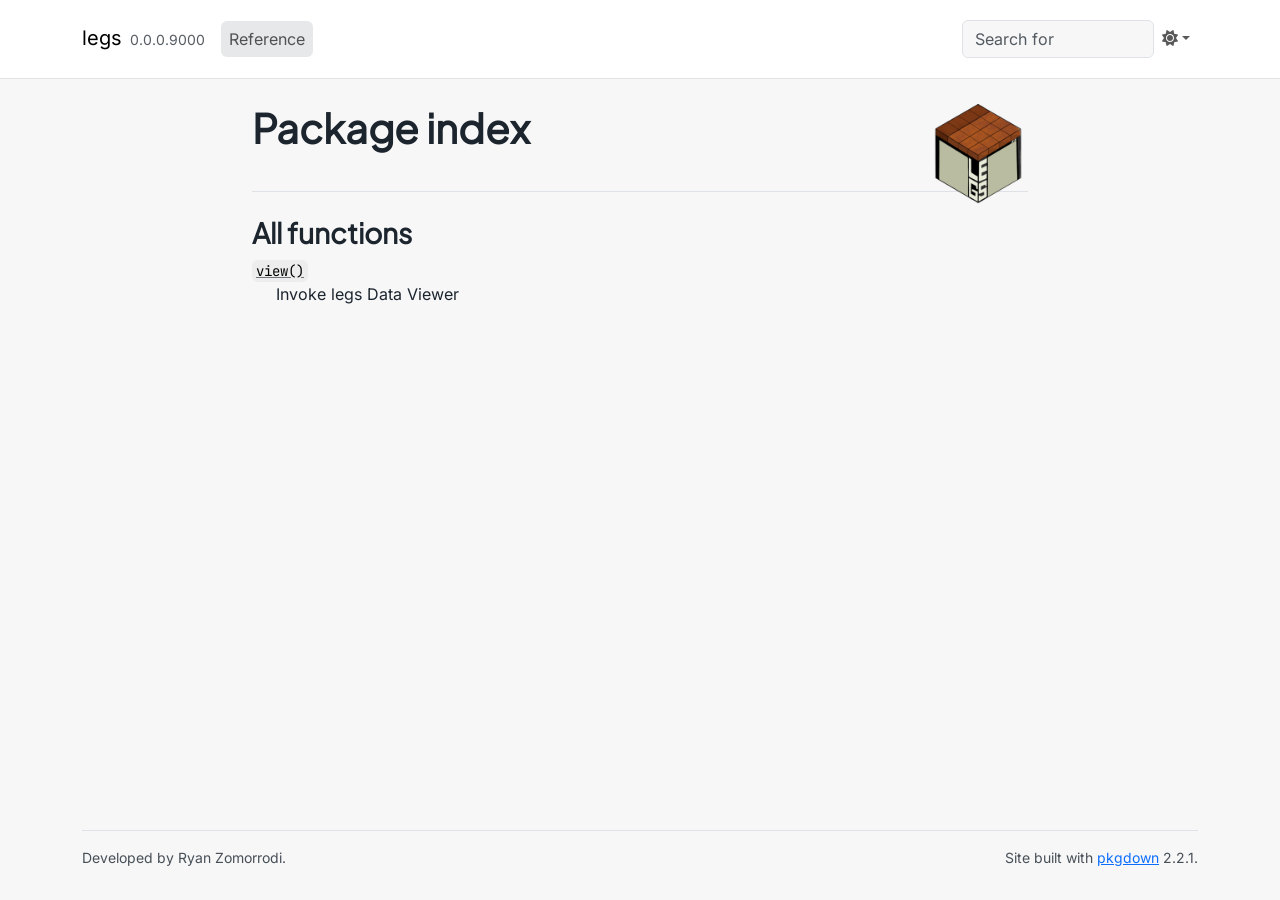
<file: reference/index.html>
<!DOCTYPE html>
<!-- Generated by pkgdown: do not edit by hand --><html lang="en"><head><meta http-equiv="Content-Type" content="text/html; charset=UTF-8"><meta charset="utf-8"><meta http-equiv="X-UA-Compatible" content="IE=edge"><meta name="viewport" content="width=device-width, initial-scale=1, shrink-to-fit=no"><title>Package index • legs</title><!-- favicons --><link rel="icon" type="image/png" sizes="96x96" href="../favicon-96x96.png"><link rel="icon" type="”image/svg+xml”" href="../favicon.svg"><link rel="apple-touch-icon" sizes="180x180" href="../apple-touch-icon.png"><link rel="icon" sizes="any" href="../favicon.ico"><link rel="manifest" href="../site.webmanifest"><script src="../lightswitch.js"></script><script src="../deps/jquery-3.6.0/jquery-3.6.0.min.js"></script><meta name="viewport" content="width=device-width, initial-scale=1, shrink-to-fit=no"><link href="../deps/bootstrap-5.3.8/bootstrap.min.css" rel="stylesheet"><script src="../deps/bootstrap-5.3.8/bootstrap.bundle.min.js"></script><link href="../deps/Inter-0.4.10/font.css" rel="stylesheet"><link href="../deps/JetBrains_Mono-0.4.10/font.css" rel="stylesheet"><link href="../deps/Plus_Jakarta_Sans-0.4.10/font.css" rel="stylesheet"><link href="../deps/font-awesome-6.5.2/css/all.min.css" rel="stylesheet"><link href="../deps/font-awesome-6.5.2/css/v4-shims.min.css" rel="stylesheet"><script src="../deps/headroom-0.11.0/headroom.min.js"></script><script src="../deps/headroom-0.11.0/jQuery.headroom.min.js"></script><script src="../deps/bootstrap-toc-1.0.1/bootstrap-toc.min.js"></script><script src="../deps/clipboard.js-2.0.11/clipboard.min.js"></script><script src="../deps/search-1.0.0/autocomplete.jquery.min.js"></script><script src="../deps/search-1.0.0/fuse.min.js"></script><script src="../deps/search-1.0.0/mark.min.js"></script><!-- pkgdown --><script src="../pkgdown.js"></script><meta property="og:title" content="Package index"><meta property="og:image" content="https://ryanzomorrodi.github.io/legs/logo.png"></head><body>
    <a href="#main" class="visually-hidden-focusable">Skip to contents</a>


    <nav class="navbar navbar-expand-lg fixed-top " aria-label="Site navigation"><div class="container">

    <a class="navbar-brand me-2" href="../index.html">legs</a>

    <small class="nav-text text-muted me-auto" data-bs-toggle="tooltip" data-bs-placement="bottom" title="">0.0.0.9000</small>


    <button class="navbar-toggler" type="button" data-bs-toggle="collapse" data-bs-target="#navbar" aria-controls="navbar" aria-expanded="false" aria-label="Toggle navigation">
      <span class="navbar-toggler-icon"></span>
    </button>

    <div id="navbar" class="collapse navbar-collapse ms-3">
      <ul class="navbar-nav me-auto"><li class="active nav-item"><a class="nav-link" href="../reference/index.html">Reference</a></li>
      </ul><ul class="navbar-nav"><li class="nav-item"><form class="form-inline" role="search">
 <input class="form-control" type="search" name="search-input" id="search-input" autocomplete="off" aria-label="Search site" placeholder="Search for" data-search-index="../search.json"></form></li>
<li class="nav-item dropdown">
  <button class="nav-link dropdown-toggle" type="button" id="dropdown-lightswitch" data-bs-toggle="dropdown" aria-expanded="false" aria-haspopup="true" aria-label="Light switch"><span class="fa fa-sun"></span></button>
  <ul class="dropdown-menu dropdown-menu-end" aria-labelledby="dropdown-lightswitch"><li><button class="dropdown-item" data-bs-theme-value="light"><span class="fa fa-sun"></span> Light</button></li>
    <li><button class="dropdown-item" data-bs-theme-value="dark"><span class="fa fa-moon"></span> Dark</button></li>
    <li><button class="dropdown-item" data-bs-theme-value="auto"><span class="fa fa-adjust"></span> Auto</button></li>
  </ul></li>
      </ul></div>


  </div>
</nav><div class="container template-reference-index">
<div class="row">
  <main id="main" class="col-md-9"><div class="page-header">
      <img src="../logo.png" class="logo" alt=""><h1>Package index</h1>
    </div>

    <div class="section level2">
      <h2 id="all-functions">All functions<a class="anchor" aria-label="anchor" href="#all-functions"></a></h2>



      <dl></dl></div><div class="section level2">




      <dl><dt>

          <code><a href="view.html">view()</a></code>

        </dt>
        <dd>Invoke legs Data Viewer</dd>
      </dl></div>
  </main></div>


    <footer><div class="pkgdown-footer-left">
  <p>Developed by Ryan Zomorrodi.</p>
</div>

<div class="pkgdown-footer-right">
  <p>Site built with <a href="https://pkgdown.r-lib.org/" class="external-link">pkgdown</a> 2.2.1.</p>
</div>

    </footer></div>





  </body></html>
</file>
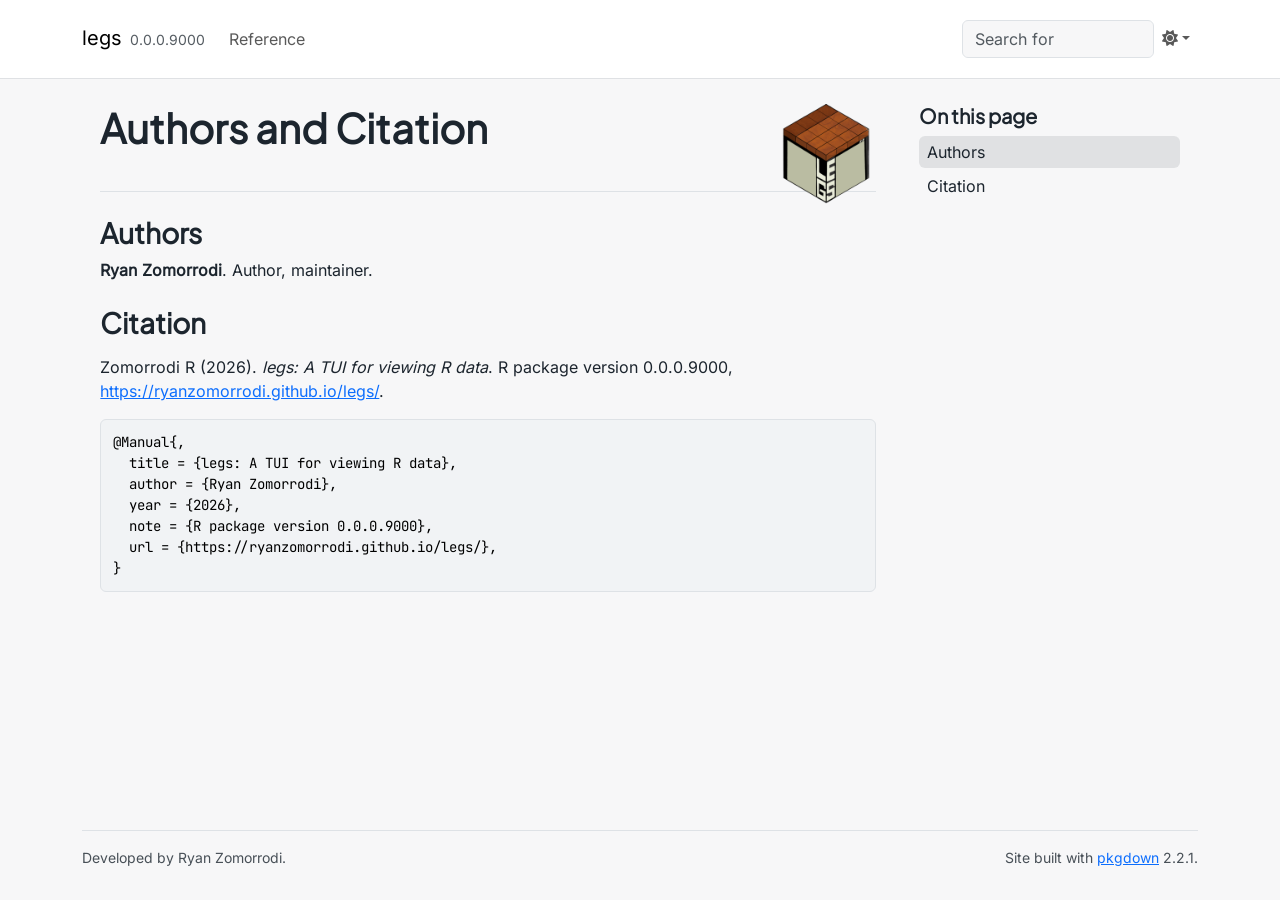
<file: authors.html>
<!DOCTYPE html>
<!-- Generated by pkgdown: do not edit by hand --><html lang="en"><head><meta http-equiv="Content-Type" content="text/html; charset=UTF-8"><meta charset="utf-8"><meta http-equiv="X-UA-Compatible" content="IE=edge"><meta name="viewport" content="width=device-width, initial-scale=1, shrink-to-fit=no"><title>Authors and Citation • legs</title><!-- favicons --><link rel="icon" type="image/png" sizes="96x96" href="favicon-96x96.png"><link rel="icon" type="”image/svg+xml”" href="favicon.svg"><link rel="apple-touch-icon" sizes="180x180" href="apple-touch-icon.png"><link rel="icon" sizes="any" href="favicon.ico"><link rel="manifest" href="site.webmanifest"><script src="lightswitch.js"></script><script src="deps/jquery-3.6.0/jquery-3.6.0.min.js"></script><meta name="viewport" content="width=device-width, initial-scale=1, shrink-to-fit=no"><link href="deps/bootstrap-5.3.8/bootstrap.min.css" rel="stylesheet"><script src="deps/bootstrap-5.3.8/bootstrap.bundle.min.js"></script><link href="deps/Inter-0.4.10/font.css" rel="stylesheet"><link href="deps/JetBrains_Mono-0.4.10/font.css" rel="stylesheet"><link href="deps/Plus_Jakarta_Sans-0.4.10/font.css" rel="stylesheet"><link href="deps/font-awesome-6.5.2/css/all.min.css" rel="stylesheet"><link href="deps/font-awesome-6.5.2/css/v4-shims.min.css" rel="stylesheet"><script src="deps/headroom-0.11.0/headroom.min.js"></script><script src="deps/headroom-0.11.0/jQuery.headroom.min.js"></script><script src="deps/bootstrap-toc-1.0.1/bootstrap-toc.min.js"></script><script src="deps/clipboard.js-2.0.11/clipboard.min.js"></script><script src="deps/search-1.0.0/autocomplete.jquery.min.js"></script><script src="deps/search-1.0.0/fuse.min.js"></script><script src="deps/search-1.0.0/mark.min.js"></script><!-- pkgdown --><script src="pkgdown.js"></script><meta property="og:title" content="Authors and Citation"><meta property="og:image" content="https://ryanzomorrodi.github.io/legs/logo.png"></head><body>
    <a href="#main" class="visually-hidden-focusable">Skip to contents</a>


    <nav class="navbar navbar-expand-lg fixed-top " aria-label="Site navigation"><div class="container">

    <a class="navbar-brand me-2" href="index.html">legs</a>

    <small class="nav-text text-muted me-auto" data-bs-toggle="tooltip" data-bs-placement="bottom" title="">0.0.0.9000</small>


    <button class="navbar-toggler" type="button" data-bs-toggle="collapse" data-bs-target="#navbar" aria-controls="navbar" aria-expanded="false" aria-label="Toggle navigation">
      <span class="navbar-toggler-icon"></span>
    </button>

    <div id="navbar" class="collapse navbar-collapse ms-3">
      <ul class="navbar-nav me-auto"><li class="nav-item"><a class="nav-link" href="reference/index.html">Reference</a></li>
      </ul><ul class="navbar-nav"><li class="nav-item"><form class="form-inline" role="search">
 <input class="form-control" type="search" name="search-input" id="search-input" autocomplete="off" aria-label="Search site" placeholder="Search for" data-search-index="search.json"></form></li>
<li class="nav-item dropdown">
  <button class="nav-link dropdown-toggle" type="button" id="dropdown-lightswitch" data-bs-toggle="dropdown" aria-expanded="false" aria-haspopup="true" aria-label="Light switch"><span class="fa fa-sun"></span></button>
  <ul class="dropdown-menu dropdown-menu-end" aria-labelledby="dropdown-lightswitch"><li><button class="dropdown-item" data-bs-theme-value="light"><span class="fa fa-sun"></span> Light</button></li>
    <li><button class="dropdown-item" data-bs-theme-value="dark"><span class="fa fa-moon"></span> Dark</button></li>
    <li><button class="dropdown-item" data-bs-theme-value="auto"><span class="fa fa-adjust"></span> Auto</button></li>
  </ul></li>
      </ul></div>


  </div>
</nav><div class="container template-citation-authors">
<div class="row">
  <main id="main" class="col-md-9"><div class="page-header">
      <img src="logo.png" class="logo" alt=""><h1>Authors and Citation</h1>
    </div>

    <div class="section level2">
      <h2>Authors</h2>

      <ul class="list-unstyled"><li>
          <p><strong>Ryan Zomorrodi</strong>. Author, maintainer.
          </p>
        </li>
      </ul></div>

    <div class="section level2">
      <h2 id="citation">Citation</h2>
      <p></p>

      <p>Zomorrodi R (2026).
<em>legs: A TUI for viewing R data</em>.
R package version 0.0.0.9000, <a href="https://ryanzomorrodi.github.io/legs/">https://ryanzomorrodi.github.io/legs/</a>.
</p>
      <pre>@Manual{,
  title = {legs: A TUI for viewing R data},
  author = {Ryan Zomorrodi},
  year = {2026},
  note = {R package version 0.0.0.9000},
  url = {https://ryanzomorrodi.github.io/legs/},
}</pre>
    </div>

  </main><aside class="col-md-3"><nav id="toc" aria-label="Table of contents"><h2>On this page</h2>
    </nav></aside></div>


    <footer><div class="pkgdown-footer-left">
  <p>Developed by Ryan Zomorrodi.</p>
</div>

<div class="pkgdown-footer-right">
  <p>Site built with <a href="https://pkgdown.r-lib.org/" class="external-link">pkgdown</a> 2.2.1.</p>
</div>

    </footer></div>





  </body></html>
</file>
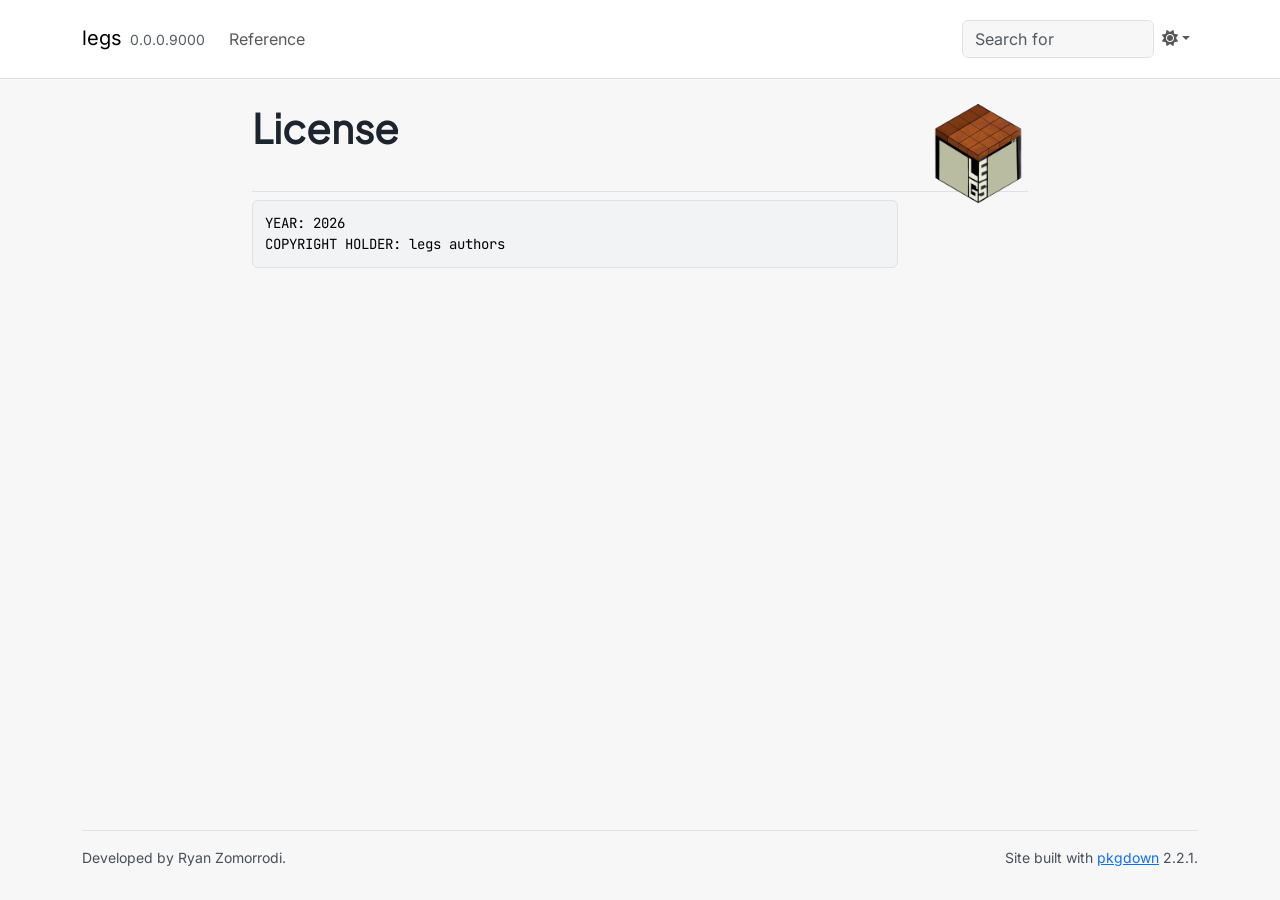
<file: LICENSE-text.html>
<!DOCTYPE html>
<!-- Generated by pkgdown: do not edit by hand --><html lang="en"><head><meta http-equiv="Content-Type" content="text/html; charset=UTF-8"><meta charset="utf-8"><meta http-equiv="X-UA-Compatible" content="IE=edge"><meta name="viewport" content="width=device-width, initial-scale=1, shrink-to-fit=no"><title>License • legs</title><!-- favicons --><link rel="icon" type="image/png" sizes="96x96" href="favicon-96x96.png"><link rel="icon" type="”image/svg+xml”" href="favicon.svg"><link rel="apple-touch-icon" sizes="180x180" href="apple-touch-icon.png"><link rel="icon" sizes="any" href="favicon.ico"><link rel="manifest" href="site.webmanifest"><script src="lightswitch.js"></script><script src="deps/jquery-3.6.0/jquery-3.6.0.min.js"></script><meta name="viewport" content="width=device-width, initial-scale=1, shrink-to-fit=no"><link href="deps/bootstrap-5.3.8/bootstrap.min.css" rel="stylesheet"><script src="deps/bootstrap-5.3.8/bootstrap.bundle.min.js"></script><link href="deps/Inter-0.4.10/font.css" rel="stylesheet"><link href="deps/JetBrains_Mono-0.4.10/font.css" rel="stylesheet"><link href="deps/Plus_Jakarta_Sans-0.4.10/font.css" rel="stylesheet"><link href="deps/font-awesome-6.5.2/css/all.min.css" rel="stylesheet"><link href="deps/font-awesome-6.5.2/css/v4-shims.min.css" rel="stylesheet"><script src="deps/headroom-0.11.0/headroom.min.js"></script><script src="deps/headroom-0.11.0/jQuery.headroom.min.js"></script><script src="deps/bootstrap-toc-1.0.1/bootstrap-toc.min.js"></script><script src="deps/clipboard.js-2.0.11/clipboard.min.js"></script><script src="deps/search-1.0.0/autocomplete.jquery.min.js"></script><script src="deps/search-1.0.0/fuse.min.js"></script><script src="deps/search-1.0.0/mark.min.js"></script><!-- pkgdown --><script src="pkgdown.js"></script><meta property="og:title" content="License"><meta property="og:image" content="https://ryanzomorrodi.github.io/legs/logo.png"></head><body>
    <a href="#main" class="visually-hidden-focusable">Skip to contents</a>


    <nav class="navbar navbar-expand-lg fixed-top " aria-label="Site navigation"><div class="container">

    <a class="navbar-brand me-2" href="index.html">legs</a>

    <small class="nav-text text-muted me-auto" data-bs-toggle="tooltip" data-bs-placement="bottom" title="">0.0.0.9000</small>


    <button class="navbar-toggler" type="button" data-bs-toggle="collapse" data-bs-target="#navbar" aria-controls="navbar" aria-expanded="false" aria-label="Toggle navigation">
      <span class="navbar-toggler-icon"></span>
    </button>

    <div id="navbar" class="collapse navbar-collapse ms-3">
      <ul class="navbar-nav me-auto"><li class="nav-item"><a class="nav-link" href="reference/index.html">Reference</a></li>
      </ul><ul class="navbar-nav"><li class="nav-item"><form class="form-inline" role="search">
 <input class="form-control" type="search" name="search-input" id="search-input" autocomplete="off" aria-label="Search site" placeholder="Search for" data-search-index="search.json"></form></li>
<li class="nav-item dropdown">
  <button class="nav-link dropdown-toggle" type="button" id="dropdown-lightswitch" data-bs-toggle="dropdown" aria-expanded="false" aria-haspopup="true" aria-label="Light switch"><span class="fa fa-sun"></span></button>
  <ul class="dropdown-menu dropdown-menu-end" aria-labelledby="dropdown-lightswitch"><li><button class="dropdown-item" data-bs-theme-value="light"><span class="fa fa-sun"></span> Light</button></li>
    <li><button class="dropdown-item" data-bs-theme-value="dark"><span class="fa fa-moon"></span> Dark</button></li>
    <li><button class="dropdown-item" data-bs-theme-value="auto"><span class="fa fa-adjust"></span> Auto</button></li>
  </ul></li>
      </ul></div>


  </div>
</nav><div class="container template-title-body">
<div class="row">
  <main id="main" class="col-md-9"><div class="page-header">
      <img src="logo.png" class="logo" alt=""><h1>License</h1>

    </div>

<pre>YEAR: 2026
COPYRIGHT HOLDER: legs authors
</pre>

  </main></div>


    <footer><div class="pkgdown-footer-left">
  <p>Developed by Ryan Zomorrodi.</p>
</div>

<div class="pkgdown-footer-right">
  <p>Site built with <a href="https://pkgdown.r-lib.org/" class="external-link">pkgdown</a> 2.2.1.</p>
</div>

    </footer></div>





  </body></html>
</file>
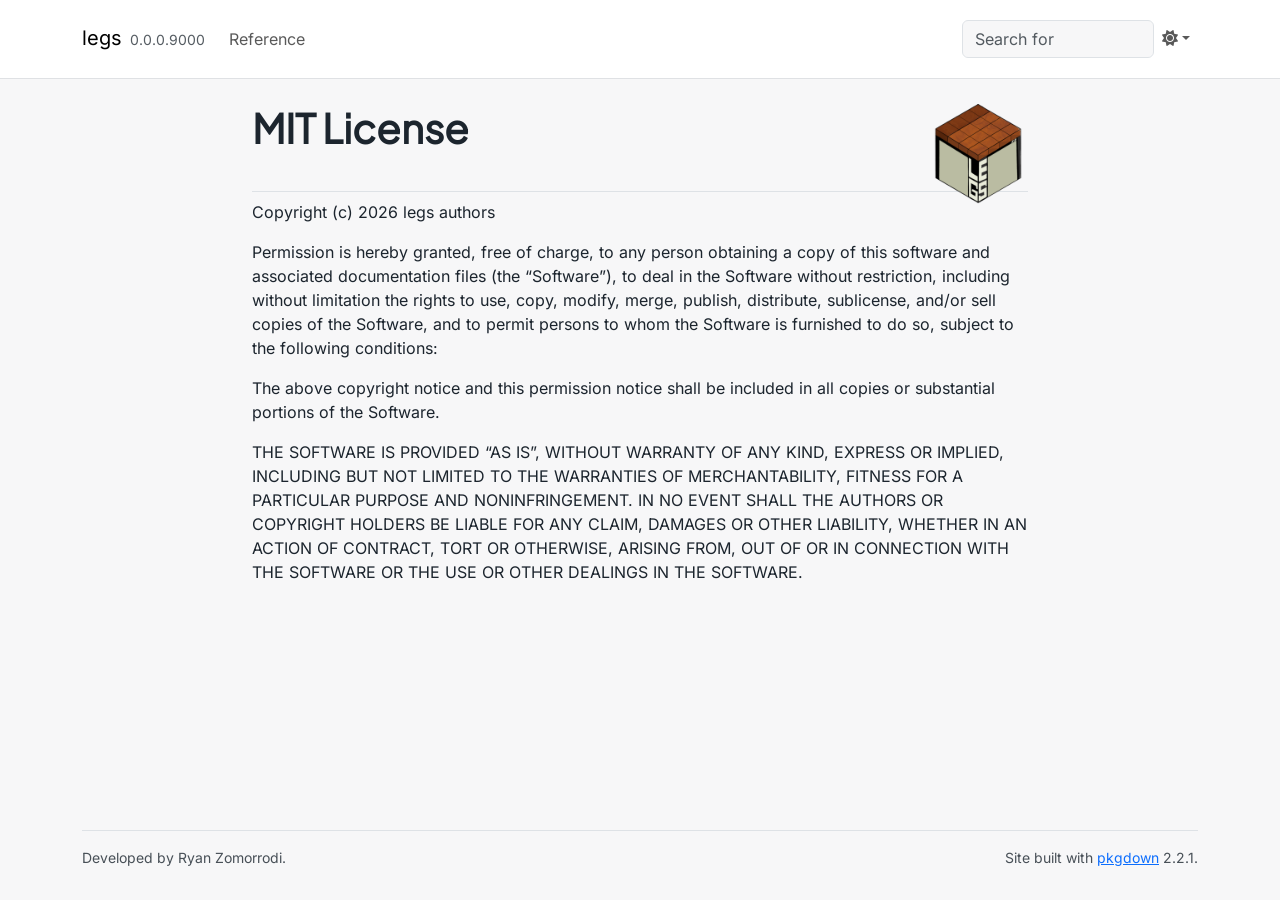
<file: LICENSE.html>
<!DOCTYPE html>
<!-- Generated by pkgdown: do not edit by hand --><html lang="en"><head><meta http-equiv="Content-Type" content="text/html; charset=UTF-8"><meta charset="utf-8"><meta http-equiv="X-UA-Compatible" content="IE=edge"><meta name="viewport" content="width=device-width, initial-scale=1, shrink-to-fit=no"><title>MIT License • legs</title><!-- favicons --><link rel="icon" type="image/png" sizes="96x96" href="favicon-96x96.png"><link rel="icon" type="”image/svg+xml”" href="favicon.svg"><link rel="apple-touch-icon" sizes="180x180" href="apple-touch-icon.png"><link rel="icon" sizes="any" href="favicon.ico"><link rel="manifest" href="site.webmanifest"><script src="lightswitch.js"></script><script src="deps/jquery-3.6.0/jquery-3.6.0.min.js"></script><meta name="viewport" content="width=device-width, initial-scale=1, shrink-to-fit=no"><link href="deps/bootstrap-5.3.8/bootstrap.min.css" rel="stylesheet"><script src="deps/bootstrap-5.3.8/bootstrap.bundle.min.js"></script><link href="deps/Inter-0.4.10/font.css" rel="stylesheet"><link href="deps/JetBrains_Mono-0.4.10/font.css" rel="stylesheet"><link href="deps/Plus_Jakarta_Sans-0.4.10/font.css" rel="stylesheet"><link href="deps/font-awesome-6.5.2/css/all.min.css" rel="stylesheet"><link href="deps/font-awesome-6.5.2/css/v4-shims.min.css" rel="stylesheet"><script src="deps/headroom-0.11.0/headroom.min.js"></script><script src="deps/headroom-0.11.0/jQuery.headroom.min.js"></script><script src="deps/bootstrap-toc-1.0.1/bootstrap-toc.min.js"></script><script src="deps/clipboard.js-2.0.11/clipboard.min.js"></script><script src="deps/search-1.0.0/autocomplete.jquery.min.js"></script><script src="deps/search-1.0.0/fuse.min.js"></script><script src="deps/search-1.0.0/mark.min.js"></script><!-- pkgdown --><script src="pkgdown.js"></script><meta property="og:title" content="MIT License"><meta property="og:image" content="https://ryanzomorrodi.github.io/legs/logo.png"></head><body>
    <a href="#main" class="visually-hidden-focusable">Skip to contents</a>


    <nav class="navbar navbar-expand-lg fixed-top " aria-label="Site navigation"><div class="container">

    <a class="navbar-brand me-2" href="index.html">legs</a>

    <small class="nav-text text-muted me-auto" data-bs-toggle="tooltip" data-bs-placement="bottom" title="">0.0.0.9000</small>


    <button class="navbar-toggler" type="button" data-bs-toggle="collapse" data-bs-target="#navbar" aria-controls="navbar" aria-expanded="false" aria-label="Toggle navigation">
      <span class="navbar-toggler-icon"></span>
    </button>

    <div id="navbar" class="collapse navbar-collapse ms-3">
      <ul class="navbar-nav me-auto"><li class="nav-item"><a class="nav-link" href="reference/index.html">Reference</a></li>
      </ul><ul class="navbar-nav"><li class="nav-item"><form class="form-inline" role="search">
 <input class="form-control" type="search" name="search-input" id="search-input" autocomplete="off" aria-label="Search site" placeholder="Search for" data-search-index="search.json"></form></li>
<li class="nav-item dropdown">
  <button class="nav-link dropdown-toggle" type="button" id="dropdown-lightswitch" data-bs-toggle="dropdown" aria-expanded="false" aria-haspopup="true" aria-label="Light switch"><span class="fa fa-sun"></span></button>
  <ul class="dropdown-menu dropdown-menu-end" aria-labelledby="dropdown-lightswitch"><li><button class="dropdown-item" data-bs-theme-value="light"><span class="fa fa-sun"></span> Light</button></li>
    <li><button class="dropdown-item" data-bs-theme-value="dark"><span class="fa fa-moon"></span> Dark</button></li>
    <li><button class="dropdown-item" data-bs-theme-value="auto"><span class="fa fa-adjust"></span> Auto</button></li>
  </ul></li>
      </ul></div>


  </div>
</nav><div class="container template-title-body">
<div class="row">
  <main id="main" class="col-md-9"><div class="page-header">
      <img src="logo.png" class="logo" alt=""><h1>MIT License</h1>

    </div>

<div id="mit-license" class="section level1">

<p>Copyright (c) 2026 legs authors</p>
<p>Permission is hereby granted, free of charge, to any person obtaining a copy of this software and associated documentation files (the “Software”), to deal in the Software without restriction, including without limitation the rights to use, copy, modify, merge, publish, distribute, sublicense, and/or sell copies of the Software, and to permit persons to whom the Software is furnished to do so, subject to the following conditions:</p>
<p>The above copyright notice and this permission notice shall be included in all copies or substantial portions of the Software.</p>
<p>THE SOFTWARE IS PROVIDED “AS IS”, WITHOUT WARRANTY OF ANY KIND, EXPRESS OR IMPLIED, INCLUDING BUT NOT LIMITED TO THE WARRANTIES OF MERCHANTABILITY, FITNESS FOR A PARTICULAR PURPOSE AND NONINFRINGEMENT. IN NO EVENT SHALL THE AUTHORS OR COPYRIGHT HOLDERS BE LIABLE FOR ANY CLAIM, DAMAGES OR OTHER LIABILITY, WHETHER IN AN ACTION OF CONTRACT, TORT OR OTHERWISE, ARISING FROM, OUT OF OR IN CONNECTION WITH THE SOFTWARE OR THE USE OR OTHER DEALINGS IN THE SOFTWARE.</p>
</div>

  </main></div>


    <footer><div class="pkgdown-footer-left">
  <p>Developed by Ryan Zomorrodi.</p>
</div>

<div class="pkgdown-footer-right">
  <p>Site built with <a href="https://pkgdown.r-lib.org/" class="external-link">pkgdown</a> 2.2.1.</p>
</div>

    </footer></div>





  </body></html>
</file>
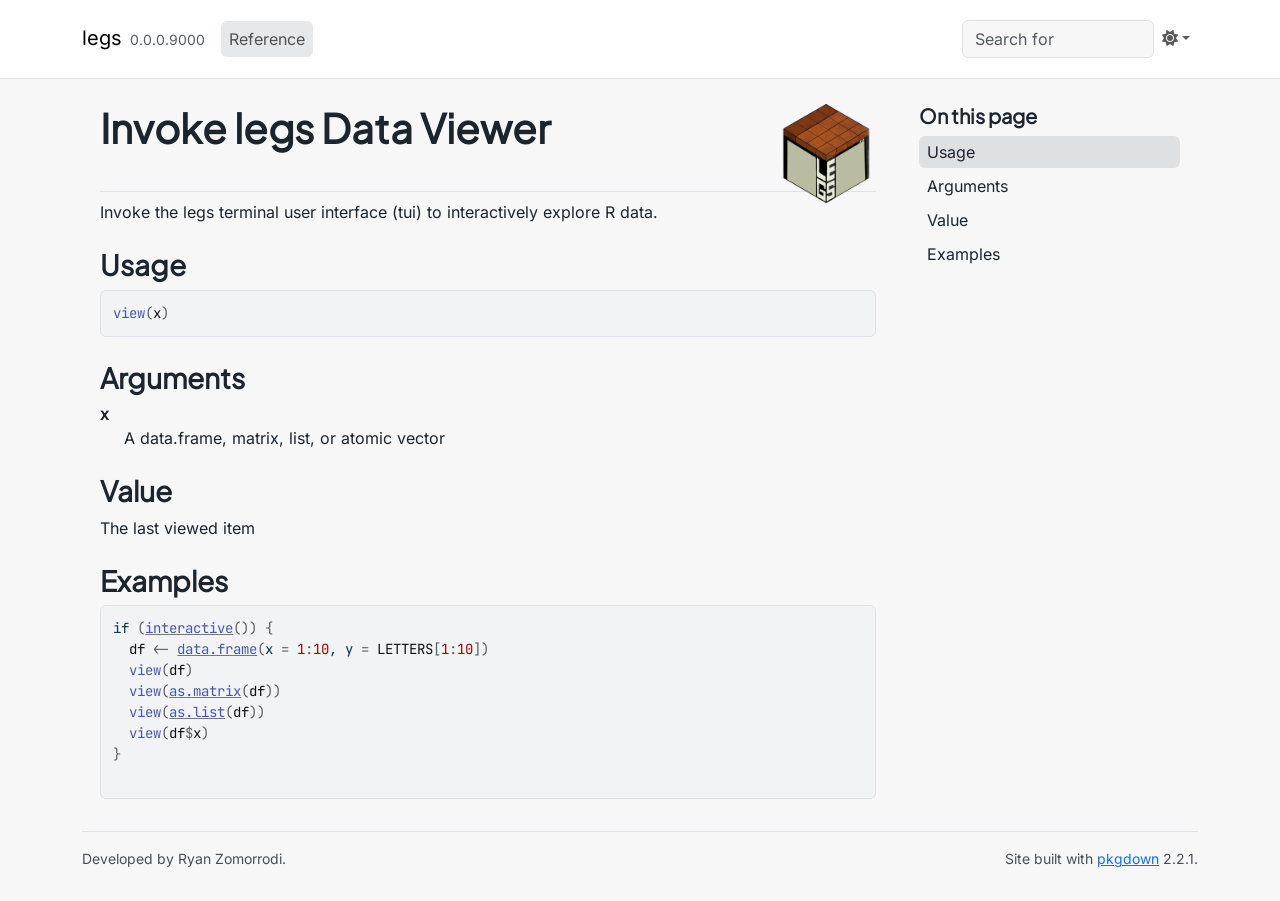
<file: reference/view.html>
<!DOCTYPE html>
<!-- Generated by pkgdown: do not edit by hand --><html lang="en"><head><meta http-equiv="Content-Type" content="text/html; charset=UTF-8"><meta charset="utf-8"><meta http-equiv="X-UA-Compatible" content="IE=edge"><meta name="viewport" content="width=device-width, initial-scale=1, shrink-to-fit=no"><title>Invoke legs Data Viewer — view • legs</title><!-- favicons --><link rel="icon" type="image/png" sizes="96x96" href="../favicon-96x96.png"><link rel="icon" type="”image/svg+xml”" href="../favicon.svg"><link rel="apple-touch-icon" sizes="180x180" href="../apple-touch-icon.png"><link rel="icon" sizes="any" href="../favicon.ico"><link rel="manifest" href="../site.webmanifest"><script src="../lightswitch.js"></script><script src="../deps/jquery-3.6.0/jquery-3.6.0.min.js"></script><meta name="viewport" content="width=device-width, initial-scale=1, shrink-to-fit=no"><link href="../deps/bootstrap-5.3.8/bootstrap.min.css" rel="stylesheet"><script src="../deps/bootstrap-5.3.8/bootstrap.bundle.min.js"></script><link href="../deps/Inter-0.4.10/font.css" rel="stylesheet"><link href="../deps/JetBrains_Mono-0.4.10/font.css" rel="stylesheet"><link href="../deps/Plus_Jakarta_Sans-0.4.10/font.css" rel="stylesheet"><link href="../deps/font-awesome-6.5.2/css/all.min.css" rel="stylesheet"><link href="../deps/font-awesome-6.5.2/css/v4-shims.min.css" rel="stylesheet"><script src="../deps/headroom-0.11.0/headroom.min.js"></script><script src="../deps/headroom-0.11.0/jQuery.headroom.min.js"></script><script src="../deps/bootstrap-toc-1.0.1/bootstrap-toc.min.js"></script><script src="../deps/clipboard.js-2.0.11/clipboard.min.js"></script><script src="../deps/search-1.0.0/autocomplete.jquery.min.js"></script><script src="../deps/search-1.0.0/fuse.min.js"></script><script src="../deps/search-1.0.0/mark.min.js"></script><!-- pkgdown --><script src="../pkgdown.js"></script><meta property="og:title" content="Invoke legs Data Viewer — view"><meta name="description" content="Invoke the legs terminal user interface (tui) to interactively explore R data."><meta property="og:description" content="Invoke the legs terminal user interface (tui) to interactively explore R data."><meta property="og:image" content="https://ryanzomorrodi.github.io/legs/logo.png"></head><body>
    <a href="#main" class="visually-hidden-focusable">Skip to contents</a>


    <nav class="navbar navbar-expand-lg fixed-top " aria-label="Site navigation"><div class="container">

    <a class="navbar-brand me-2" href="../index.html">legs</a>

    <small class="nav-text text-muted me-auto" data-bs-toggle="tooltip" data-bs-placement="bottom" title="">0.0.0.9000</small>


    <button class="navbar-toggler" type="button" data-bs-toggle="collapse" data-bs-target="#navbar" aria-controls="navbar" aria-expanded="false" aria-label="Toggle navigation">
      <span class="navbar-toggler-icon"></span>
    </button>

    <div id="navbar" class="collapse navbar-collapse ms-3">
      <ul class="navbar-nav me-auto"><li class="active nav-item"><a class="nav-link" href="../reference/index.html">Reference</a></li>
      </ul><ul class="navbar-nav"><li class="nav-item"><form class="form-inline" role="search">
 <input class="form-control" type="search" name="search-input" id="search-input" autocomplete="off" aria-label="Search site" placeholder="Search for" data-search-index="../search.json"></form></li>
<li class="nav-item dropdown">
  <button class="nav-link dropdown-toggle" type="button" id="dropdown-lightswitch" data-bs-toggle="dropdown" aria-expanded="false" aria-haspopup="true" aria-label="Light switch"><span class="fa fa-sun"></span></button>
  <ul class="dropdown-menu dropdown-menu-end" aria-labelledby="dropdown-lightswitch"><li><button class="dropdown-item" data-bs-theme-value="light"><span class="fa fa-sun"></span> Light</button></li>
    <li><button class="dropdown-item" data-bs-theme-value="dark"><span class="fa fa-moon"></span> Dark</button></li>
    <li><button class="dropdown-item" data-bs-theme-value="auto"><span class="fa fa-adjust"></span> Auto</button></li>
  </ul></li>
      </ul></div>


  </div>
</nav><div class="container template-reference-topic">
<div class="row">
  <main id="main" class="col-md-9"><div class="page-header">
      <img src="../logo.png" class="logo" alt=""><h1>Invoke legs Data Viewer</h1>

      <div class="d-none name"><code>view.Rd</code></div>
    </div>

    <div class="ref-description section level2">
    <p>Invoke the legs terminal user interface (tui) to interactively explore R data.</p>
    </div>

    <div class="section level2">
    <h2 id="ref-usage">Usage<a class="anchor" aria-label="anchor" href="#ref-usage"></a></h2>
    <div class="sourceCode"><pre class="sourceCode r"><code><span><span class="fu">view</span><span class="op">(</span><span class="va">x</span><span class="op">)</span></span></code></pre></div>
    </div>

    <div class="section level2">
    <h2 id="arguments">Arguments<a class="anchor" aria-label="anchor" href="#arguments"></a></h2>


<dl><dt id="arg-x">x<a class="anchor" aria-label="anchor" href="#arg-x"></a></dt>
<dd><p>A data.frame, matrix, list, or atomic vector</p></dd>

</dl></div>
    <div class="section level2">
    <h2 id="value">Value<a class="anchor" aria-label="anchor" href="#value"></a></h2>
    <p>The last viewed item</p>
    </div>

    <div class="section level2">
    <h2 id="ref-examples">Examples<a class="anchor" aria-label="anchor" href="#ref-examples"></a></h2>
    <div class="sourceCode"><pre class="sourceCode r"><code><span class="r-in"><span><span class="kw">if</span> <span class="op">(</span><span class="fu"><a href="https://rdrr.io/r/base/interactive.html" class="external-link">interactive</a></span><span class="op">(</span><span class="op">)</span><span class="op">)</span> <span class="op">{</span></span></span>
<span class="r-in"><span>  <span class="va">df</span> <span class="op">&lt;-</span> <span class="fu"><a href="https://rdrr.io/r/base/data.frame.html" class="external-link">data.frame</a></span><span class="op">(</span>x <span class="op">=</span> <span class="fl">1</span><span class="op">:</span><span class="fl">10</span>, y <span class="op">=</span> <span class="va">LETTERS</span><span class="op">[</span><span class="fl">1</span><span class="op">:</span><span class="fl">10</span><span class="op">]</span><span class="op">)</span></span></span>
<span class="r-in"><span>  <span class="fu">view</span><span class="op">(</span><span class="va">df</span><span class="op">)</span></span></span>
<span class="r-in"><span>  <span class="fu">view</span><span class="op">(</span><span class="fu"><a href="https://rdrr.io/r/base/matrix.html" class="external-link">as.matrix</a></span><span class="op">(</span><span class="va">df</span><span class="op">)</span><span class="op">)</span></span></span>
<span class="r-in"><span>  <span class="fu">view</span><span class="op">(</span><span class="fu"><a href="https://rdrr.io/r/base/list.html" class="external-link">as.list</a></span><span class="op">(</span><span class="va">df</span><span class="op">)</span><span class="op">)</span></span></span>
<span class="r-in"><span>  <span class="fu">view</span><span class="op">(</span><span class="va">df</span><span class="op">$</span><span class="va">x</span><span class="op">)</span></span></span>
<span class="r-in"><span><span class="op">}</span></span></span>
<span class="r-in"><span></span></span>
</code></pre></div>
    </div>
  </main><aside class="col-md-3"><nav id="toc" aria-label="Table of contents"><h2>On this page</h2>
    </nav></aside></div>


    <footer><div class="pkgdown-footer-left">
  <p>Developed by Ryan Zomorrodi.</p>
</div>

<div class="pkgdown-footer-right">
  <p>Site built with <a href="https://pkgdown.r-lib.org/" class="external-link">pkgdown</a> 2.2.1.</p>
</div>

    </footer></div>





  </body></html>
</file>
<file: deps/Inter-0.4.10/font.css>
/* cyrillic-ext */
@font-face {
  font-family: 'Inter';
  font-style: normal;
  font-weight: 400;
  font-display: swap;
  src: url(UcCO3FwrK3iLTeHuS_nVMrMxCp50SjIw2boKoduKmMEVuLyfAZJhiI2B.woff2) format('woff2');
  unicode-range: U+0460-052F, U+1C80-1C8A, U+20B4, U+2DE0-2DFF, U+A640-A69F, U+FE2E-FE2F;
}
/* cyrillic */
@font-face {
  font-family: 'Inter';
  font-style: normal;
  font-weight: 400;
  font-display: swap;
  src: url(UcCO3FwrK3iLTeHuS_nVMrMxCp50SjIw2boKoduKmMEVuLyfAZthiI2B.woff2) format('woff2');
  unicode-range: U+0301, U+0400-045F, U+0490-0491, U+04B0-04B1, U+2116;
}
/* greek-ext */
@font-face {
  font-family: 'Inter';
  font-style: normal;
  font-weight: 400;
  font-display: swap;
  src: url(UcCO3FwrK3iLTeHuS_nVMrMxCp50SjIw2boKoduKmMEVuLyfAZNhiI2B.woff2) format('woff2');
  unicode-range: U+1F00-1FFF;
}
/* greek */
@font-face {
  font-family: 'Inter';
  font-style: normal;
  font-weight: 400;
  font-display: swap;
  src: url(UcCO3FwrK3iLTeHuS_nVMrMxCp50SjIw2boKoduKmMEVuLyfAZxhiI2B.woff2) format('woff2');
  unicode-range: U+0370-0377, U+037A-037F, U+0384-038A, U+038C, U+038E-03A1, U+03A3-03FF;
}
/* vietnamese */
@font-face {
  font-family: 'Inter';
  font-style: normal;
  font-weight: 400;
  font-display: swap;
  src: url(UcCO3FwrK3iLTeHuS_nVMrMxCp50SjIw2boKoduKmMEVuLyfAZBhiI2B.woff2) format('woff2');
  unicode-range: U+0102-0103, U+0110-0111, U+0128-0129, U+0168-0169, U+01A0-01A1, U+01AF-01B0, U+0300-0301, U+0303-0304, U+0308-0309, U+0323, U+0329, U+1EA0-1EF9, U+20AB;
}
/* latin-ext */
@font-face {
  font-family: 'Inter';
  font-style: normal;
  font-weight: 400;
  font-display: swap;
  src: url(UcCO3FwrK3iLTeHuS_nVMrMxCp50SjIw2boKoduKmMEVuLyfAZFhiI2B.woff2) format('woff2');
  unicode-range: U+0100-02BA, U+02BD-02C5, U+02C7-02CC, U+02CE-02D7, U+02DD-02FF, U+0304, U+0308, U+0329, U+1D00-1DBF, U+1E00-1E9F, U+1EF2-1EFF, U+2020, U+20A0-20AB, U+20AD-20C4, U+2113, U+2C60-2C7F, U+A720-A7FF;
}
/* latin */
@font-face {
  font-family: 'Inter';
  font-style: normal;
  font-weight: 400;
  font-display: swap;
  src: url(UcCO3FwrK3iLTeHuS_nVMrMxCp50SjIw2boKoduKmMEVuLyfAZ9hiA.woff2) format('woff2');
  unicode-range: U+0000-00FF, U+0131, U+0152-0153, U+02BB-02BC, U+02C6, U+02DA, U+02DC, U+0304, U+0308, U+0329, U+2000-206F, U+20AC, U+2122, U+2191, U+2193, U+2212, U+2215, U+FEFF, U+FFFD;
}
</file>
<file: deps/JetBrains_Mono-0.4.10/font.css>
/* cyrillic-ext */
@font-face {
  font-family: 'JetBrains Mono';
  font-style: normal;
  font-weight: 400;
  font-display: swap;
  src: url(tDbY2o-flEEny0FZhsfKu5WU4zr3E_BX0PnT8RD8yKxTN1OVgaY.woff2) format('woff2');
  unicode-range: U+0460-052F, U+1C80-1C8A, U+20B4, U+2DE0-2DFF, U+A640-A69F, U+FE2E-FE2F;
}
/* cyrillic */
@font-face {
  font-family: 'JetBrains Mono';
  font-style: normal;
  font-weight: 400;
  font-display: swap;
  src: url(tDbY2o-flEEny0FZhsfKu5WU4zr3E_BX0PnT8RD8yKxTPlOVgaY.woff2) format('woff2');
  unicode-range: U+0301, U+0400-045F, U+0490-0491, U+04B0-04B1, U+2116;
}
/* greek */
@font-face {
  font-family: 'JetBrains Mono';
  font-style: normal;
  font-weight: 400;
  font-display: swap;
  src: url(tDbY2o-flEEny0FZhsfKu5WU4zr3E_BX0PnT8RD8yKxTOVOVgaY.woff2) format('woff2');
  unicode-range: U+0370-0377, U+037A-037F, U+0384-038A, U+038C, U+038E-03A1, U+03A3-03FF;
}
/* vietnamese */
@font-face {
  font-family: 'JetBrains Mono';
  font-style: normal;
  font-weight: 400;
  font-display: swap;
  src: url(tDbY2o-flEEny0FZhsfKu5WU4zr3E_BX0PnT8RD8yKxTNVOVgaY.woff2) format('woff2');
  unicode-range: U+0102-0103, U+0110-0111, U+0128-0129, U+0168-0169, U+01A0-01A1, U+01AF-01B0, U+0300-0301, U+0303-0304, U+0308-0309, U+0323, U+0329, U+1EA0-1EF9, U+20AB;
}
/* latin-ext */
@font-face {
  font-family: 'JetBrains Mono';
  font-style: normal;
  font-weight: 400;
  font-display: swap;
  src: url(tDbY2o-flEEny0FZhsfKu5WU4zr3E_BX0PnT8RD8yKxTNFOVgaY.woff2) format('woff2');
  unicode-range: U+0100-02BA, U+02BD-02C5, U+02C7-02CC, U+02CE-02D7, U+02DD-02FF, U+0304, U+0308, U+0329, U+1D00-1DBF, U+1E00-1E9F, U+1EF2-1EFF, U+2020, U+20A0-20AB, U+20AD-20C4, U+2113, U+2C60-2C7F, U+A720-A7FF;
}
/* latin */
@font-face {
  font-family: 'JetBrains Mono';
  font-style: normal;
  font-weight: 400;
  font-display: swap;
  src: url(tDbY2o-flEEny0FZhsfKu5WU4zr3E_BX0PnT8RD8yKxTOlOV.woff2) format('woff2');
  unicode-range: U+0000-00FF, U+0131, U+0152-0153, U+02BB-02BC, U+02C6, U+02DA, U+02DC, U+0304, U+0308, U+0329, U+2000-206F, U+20AC, U+2122, U+2191, U+2193, U+2212, U+2215, U+FEFF, U+FFFD;
}
</file>
<file: deps/Plus_Jakarta_Sans-0.4.10/font.css>
/* cyrillic-ext */
@font-face {
  font-family: 'Plus Jakarta Sans';
  font-style: normal;
  font-weight: 400;
  font-display: swap;
  src: url(LDIbaomQNQcsA88c7O9yZ4KMCoOg4IA6-91aHEjcWuA_qU79QB_VIKg.woff2) format('woff2');
  unicode-range: U+0460-052F, U+1C80-1C8A, U+20B4, U+2DE0-2DFF, U+A640-A69F, U+FE2E-FE2F;
}
/* vietnamese */
@font-face {
  font-family: 'Plus Jakarta Sans';
  font-style: normal;
  font-weight: 400;
  font-display: swap;
  src: url(LDIbaomQNQcsA88c7O9yZ4KMCoOg4IA6-91aHEjcWuA_qU79Qh_VIKg.woff2) format('woff2');
  unicode-range: U+0102-0103, U+0110-0111, U+0128-0129, U+0168-0169, U+01A0-01A1, U+01AF-01B0, U+0300-0301, U+0303-0304, U+0308-0309, U+0323, U+0329, U+1EA0-1EF9, U+20AB;
}
/* latin-ext */
@font-face {
  font-family: 'Plus Jakarta Sans';
  font-style: normal;
  font-weight: 400;
  font-display: swap;
  src: url(LDIbaomQNQcsA88c7O9yZ4KMCoOg4IA6-91aHEjcWuA_qU79Qx_VIKg.woff2) format('woff2');
  unicode-range: U+0100-02BA, U+02BD-02C5, U+02C7-02CC, U+02CE-02D7, U+02DD-02FF, U+0304, U+0308, U+0329, U+1D00-1DBF, U+1E00-1E9F, U+1EF2-1EFF, U+2020, U+20A0-20AB, U+20AD-20C4, U+2113, U+2C60-2C7F, U+A720-A7FF;
}
/* latin */
@font-face {
  font-family: 'Plus Jakarta Sans';
  font-style: normal;
  font-weight: 400;
  font-display: swap;
  src: url(LDIbaomQNQcsA88c7O9yZ4KMCoOg4IA6-91aHEjcWuA_qU79TR_V.woff2) format('woff2');
  unicode-range: U+0000-00FF, U+0131, U+0152-0153, U+02BB-02BC, U+02C6, U+02DA, U+02DC, U+0304, U+0308, U+0329, U+2000-206F, U+20AC, U+2122, U+2191, U+2193, U+2212, U+2215, U+FEFF, U+FFFD;
}
</file>
<file: deps/font-awesome-6.5.2/css/v4-shims.min.css>
/*!
 * Font Awesome Free 6.5.2 by @fontawesome - https://fontawesome.com
 * License - https://fontawesome.com/license/free (Icons: CC BY 4.0, Fonts: SIL OFL 1.1, Code: MIT License)
 * Copyright 2024 Fonticons, Inc.
 */
.fa.fa-glass:before{content:"\f000"}.fa.fa-envelope-o{font-family:"Font Awesome 6 Free";font-weight:400}.fa.fa-envelope-o:before{content:"\f0e0"}.fa.fa-star-o{font-family:"Font Awesome 6 Free";font-weight:400}.fa.fa-star-o:before{content:"\f005"}.fa.fa-close:before,.fa.fa-remove:before{content:"\f00d"}.fa.fa-gear:before{content:"\f013"}.fa.fa-trash-o{font-family:"Font Awesome 6 Free";font-weight:400}.fa.fa-trash-o:before{content:"\f2ed"}.fa.fa-home:before{content:"\f015"}.fa.fa-file-o{font-family:"Font Awesome 6 Free";font-weight:400}.fa.fa-file-o:before{content:"\f15b"}.fa.fa-clock-o{font-family:"Font Awesome 6 Free";font-weight:400}.fa.fa-clock-o:before{content:"\f017"}.fa.fa-arrow-circle-o-down{font-family:"Font Awesome 6 Free";font-weight:400}.fa.fa-arrow-circle-o-down:before{content:"\f358"}.fa.fa-arrow-circle-o-up{font-family:"Font Awesome 6 Free";font-weight:400}.fa.fa-arrow-circle-o-up:before{content:"\f35b"}.fa.fa-play-circle-o{font-family:"Font Awesome 6 Free";font-weight:400}.fa.fa-play-circle-o:before{content:"\f144"}.fa.fa-repeat:before,.fa.fa-rotate-right:before{content:"\f01e"}.fa.fa-refresh:before{content:"\f021"}.fa.fa-list-alt{font-family:"Font Awesome 6 Free";font-weight:400}.fa.fa-list-alt:before{content:"\f022"}.fa.fa-dedent:before{content:"\f03b"}.fa.fa-video-camera:before{content:"\f03d"}.fa.fa-picture-o{font-family:"Font Awesome 6 Free";font-weight:400}.fa.fa-picture-o:before{content:"\f03e"}.fa.fa-photo{font-family:"Font Awesome 6 Free";font-weight:400}.fa.fa-photo:before{content:"\f03e"}.fa.fa-image{font-family:"Font Awesome 6 Free";font-weight:400}.fa.fa-image:before{content:"\f03e"}.fa.fa-map-marker:before{content:"\f3c5"}.fa.fa-pencil-square-o{font-family:"Font Awesome 6 Free";font-weight:400}.fa.fa-pencil-square-o:before{content:"\f044"}.fa.fa-edit{font-family:"Font Awesome 6 Free";font-weight:400}.fa.fa-edit:before{content:"\f044"}.fa.fa-share-square-o:before{content:"\f14d"}.fa.fa-check-square-o{font-family:"Font Awesome 6 Free";font-weight:400}.fa.fa-check-square-o:before{content:"\f14a"}.fa.fa-arrows:before{content:"\f0b2"}.fa.fa-times-circle-o{font-family:"Font Awesome 6 Free";font-weight:400}.fa.fa-times-circle-o:before{content:"\f057"}.fa.fa-check-circle-o{font-family:"Font Awesome 6 Free";font-weight:400}.fa.fa-check-circle-o:before{content:"\f058"}.fa.fa-mail-forward:before{content:"\f064"}.fa.fa-expand:before{content:"\f424"}.fa.fa-compress:before{content:"\f422"}.fa.fa-eye,.fa.fa-eye-slash{font-family:"Font Awesome 6 Free";font-weight:400}.fa.fa-warning:before{content:"\f071"}.fa.fa-calendar:before{content:"\f073"}.fa.fa-arrows-v:before{content:"\f338"}.fa.fa-arrows-h:before{content:"\f337"}.fa.fa-bar-chart-o:before,.fa.fa-bar-chart:before{content:"\e0e3"}.fa.fa-twitter-square{font-family:"Font Awesome 6 Brands";font-weight:400}.fa.fa-twitter-square:before{content:"\f081"}.fa.fa-facebook-square{font-family:"Font Awesome 6 Brands";font-weight:400}.fa.fa-facebook-square:before{content:"\f082"}.fa.fa-gears:before{content:"\f085"}.fa.fa-thumbs-o-up{font-family:"Font Awesome 6 Free";font-weight:400}.fa.fa-thumbs-o-up:before{content:"\f164"}.fa.fa-thumbs-o-down{font-family:"Font Awesome 6 Free";font-weight:400}.fa.fa-thumbs-o-down:before{content:"\f165"}.fa.fa-heart-o{font-family:"Font Awesome 6 Free";font-weight:400}.fa.fa-heart-o:before{content:"\f004"}.fa.fa-sign-out:before{content:"\f2f5"}.fa.fa-linkedin-square{font-family:"Font Awesome 6 Brands";font-weight:400}.fa.fa-linkedin-square:before{content:"\f08c"}.fa.fa-thumb-tack:before{content:"\f08d"}.fa.fa-external-link:before{content:"\f35d"}.fa.fa-sign-in:before{content:"\f2f6"}.fa.fa-github-square{font-family:"Font Awesome 6 Brands";font-weight:400}.fa.fa-github-square:before{content:"\f092"}.fa.fa-lemon-o{font-family:"Font Awesome 6 Free";font-weight:400}.fa.fa-lemon-o:before{content:"\f094"}.fa.fa-square-o{font-family:"Font Awesome 6 Free";font-weight:400}.fa.fa-square-o:before{content:"\f0c8"}.fa.fa-bookmark-o{font-family:"Font Awesome 6 Free";font-weight:400}.fa.fa-bookmark-o:before{content:"\f02e"}.fa.fa-facebook,.fa.fa-twitter{font-family:"Font Awesome 6 Brands";font-weight:400}.fa.fa-facebook:before{content:"\f39e"}.fa.fa-facebook-f{font-family:"Font Awesome 6 Brands";font-weight:400}.fa.fa-facebook-f:before{content:"\f39e"}.fa.fa-github{font-family:"Font Awesome 6 Brands";font-weight:400}.fa.fa-credit-card{font-family:"Font Awesome 6 Free";font-weight:400}.fa.fa-feed:before{content:"\f09e"}.fa.fa-hdd-o{font-family:"Font Awesome 6 Free";font-weight:400}.fa.fa-hdd-o:before{content:"\f0a0"}.fa.fa-hand-o-right{font-family:"Font Awesome 6 Free";font-weight:400}.fa.fa-hand-o-right:before{content:"\f0a4"}.fa.fa-hand-o-left{font-family:"Font Awesome 6 Free";font-weight:400}.fa.fa-hand-o-left:before{content:"\f0a5"}.fa.fa-hand-o-up{font-family:"Font Awesome 6 Free";font-weight:400}.fa.fa-hand-o-up:before{content:"\f0a6"}.fa.fa-hand-o-down{font-family:"Font Awesome 6 Free";font-weight:400}.fa.fa-hand-o-down:before{content:"\f0a7"}.fa.fa-globe:before{content:"\f57d"}.fa.fa-tasks:before{content:"\f828"}.fa.fa-arrows-alt:before{content:"\f31e"}.fa.fa-group:before{content:"\f0c0"}.fa.fa-chain:before{content:"\f0c1"}.fa.fa-cut:before{content:"\f0c4"}.fa.fa-files-o{font-family:"Font Awesome 6 Free";font-weight:400}.fa.fa-files-o:before{content:"\f0c5"}.fa.fa-floppy-o{font-family:"Font Awesome 6 Free";font-weight:400}.fa.fa-floppy-o:before{content:"\f0c7"}.fa.fa-save{font-family:"Font Awesome 6 Free";font-weight:400}.fa.fa-save:before{content:"\f0c7"}.fa.fa-navicon:before,.fa.fa-reorder:before{content:"\f0c9"}.fa.fa-magic:before{content:"\e2ca"}.fa.fa-pinterest,.fa.fa-pinterest-square{font-family:"Font Awesome 6 Brands";font-weight:400}.fa.fa-pinterest-square:before{content:"\f0d3"}.fa.fa-google-plus-square{font-family:"Font Awesome 6 Brands";font-weight:400}.fa.fa-google-plus-square:before{content:"\f0d4"}.fa.fa-google-plus{font-family:"Font Awesome 6 Brands";font-weight:400}.fa.fa-google-plus:before{content:"\f0d5"}.fa.fa-money:before{content:"\f3d1"}.fa.fa-unsorted:before{content:"\f0dc"}.fa.fa-sort-desc:before{content:"\f0dd"}.fa.fa-sort-asc:before{content:"\f0de"}.fa.fa-linkedin{font-family:"Font Awesome 6 Brands";font-weight:400}.fa.fa-linkedin:before{content:"\f0e1"}.fa.fa-rotate-left:before{content:"\f0e2"}.fa.fa-legal:before{content:"\f0e3"}.fa.fa-dashboard:before,.fa.fa-tachometer:before{content:"\f625"}.fa.fa-comment-o{font-family:"Font Awesome 6 Free";font-weight:400}.fa.fa-comment-o:before{content:"\f075"}.fa.fa-comments-o{font-family:"Font Awesome 6 Free";font-weight:400}.fa.fa-comments-o:before{content:"\f086"}.fa.fa-flash:before{content:"\f0e7"}.fa.fa-clipboard:before{content:"\f0ea"}.fa.fa-lightbulb-o{font-family:"Font Awesome 6 Free";font-weight:400}.fa.fa-lightbulb-o:before{content:"\f0eb"}.fa.fa-exchange:before{content:"\f362"}.fa.fa-cloud-download:before{content:"\f0ed"}.fa.fa-cloud-upload:before{content:"\f0ee"}.fa.fa-bell-o{font-family:"Font Awesome 6 Free";font-weight:400}.fa.fa-bell-o:before{content:"\f0f3"}.fa.fa-cutlery:before{content:"\f2e7"}.fa.fa-file-text-o{font-family:"Font Awesome 6 Free";font-weight:400}.fa.fa-file-text-o:before{content:"\f15c"}.fa.fa-building-o{font-family:"Font Awesome 6 Free";font-weight:400}.fa.fa-building-o:before{content:"\f1ad"}.fa.fa-hospital-o{font-family:"Font Awesome 6 Free";font-weight:400}.fa.fa-hospital-o:before{content:"\f0f8"}.fa.fa-tablet:before{content:"\f3fa"}.fa.fa-mobile-phone:before,.fa.fa-mobile:before{content:"\f3cd"}.fa.fa-circle-o{font-family:"Font Awesome 6 Free";font-weight:400}.fa.fa-circle-o:before{content:"\f111"}.fa.fa-mail-reply:before{content:"\f3e5"}.fa.fa-github-alt{font-family:"Font Awesome 6 Brands";font-weight:400}.fa.fa-folder-o{font-family:"Font Awesome 6 Free";font-weight:400}.fa.fa-folder-o:before{content:"\f07b"}.fa.fa-folder-open-o{font-family:"Font Awesome 6 Free";font-weight:400}.fa.fa-folder-open-o:before{content:"\f07c"}.fa.fa-smile-o{font-family:"Font Awesome 6 Free";font-weight:400}.fa.fa-smile-o:before{content:"\f118"}.fa.fa-frown-o{font-family:"Font Awesome 6 Free";font-weight:400}.fa.fa-frown-o:before{content:"\f119"}.fa.fa-meh-o{font-family:"Font Awesome 6 Free";font-weight:400}.fa.fa-meh-o:before{content:"\f11a"}.fa.fa-keyboard-o{font-family:"Font Awesome 6 Free";font-weight:400}.fa.fa-keyboard-o:before{content:"\f11c"}.fa.fa-flag-o{font-family:"Font Awesome 6 Free";font-weight:400}.fa.fa-flag-o:before{content:"\f024"}.fa.fa-mail-reply-all:before{content:"\f122"}.fa.fa-star-half-o{font-family:"Font Awesome 6 Free";font-weight:400}.fa.fa-star-half-o:before{content:"\f5c0"}.fa.fa-star-half-empty{font-family:"Font Awesome 6 Free";font-weight:400}.fa.fa-star-half-empty:before{content:"\f5c0"}.fa.fa-star-half-full{font-family:"Font Awesome 6 Free";font-weight:400}.fa.fa-star-half-full:before{content:"\f5c0"}.fa.fa-code-fork:before{content:"\f126"}.fa.fa-chain-broken:before,.fa.fa-unlink:before{content:"\f127"}.fa.fa-calendar-o{font-family:"Font Awesome 6 Free";font-weight:400}.fa.fa-calendar-o:before{content:"\f133"}.fa.fa-css3,.fa.fa-html5,.fa.fa-maxcdn{font-family:"Font Awesome 6 Brands";font-weight:400}.fa.fa-unlock-alt:before{content:"\f09c"}.fa.fa-minus-square-o{font-family:"Font Awesome 6 Free";font-weight:400}.fa.fa-minus-square-o:before{content:"\f146"}.fa.fa-level-up:before{content:"\f3bf"}.fa.fa-level-down:before{content:"\f3be"}.fa.fa-pencil-square:before{content:"\f14b"}.fa.fa-external-link-square:before{content:"\f360"}.fa.fa-compass{font-family:"Font Awesome 6 Free";font-weight:400}.fa.fa-caret-square-o-down{font-family:"Font Awesome 6 Free";font-weight:400}.fa.fa-caret-square-o-down:before{content:"\f150"}.fa.fa-toggle-down{font-family:"Font Awesome 6 Free";font-weight:400}.fa.fa-toggle-down:before{content:"\f150"}.fa.fa-caret-square-o-up{font-family:"Font Awesome 6 Free";font-weight:400}.fa.fa-caret-square-o-up:before{content:"\f151"}.fa.fa-toggle-up{font-family:"Font Awesome 6 Free";font-weight:400}.fa.fa-toggle-up:before{content:"\f151"}.fa.fa-caret-square-o-right{font-family:"Font Awesome 6 Free";font-weight:400}.fa.fa-caret-square-o-right:before{content:"\f152"}.fa.fa-toggle-right{font-family:"Font Awesome 6 Free";font-weight:400}.fa.fa-toggle-right:before{content:"\f152"}.fa.fa-eur:before,.fa.fa-euro:before{content:"\f153"}.fa.fa-gbp:before{content:"\f154"}.fa.fa-dollar:before,.fa.fa-usd:before{content:"\24"}.fa.fa-inr:before,.fa.fa-rupee:before{content:"\e1bc"}.fa.fa-cny:before,.fa.fa-jpy:before,.fa.fa-rmb:before,.fa.fa-yen:before{content:"\f157"}.fa.fa-rouble:before,.fa.fa-rub:before,.fa.fa-ruble:before{content:"\f158"}.fa.fa-krw:before,.fa.fa-won:before{content:"\f159"}.fa.fa-bitcoin,.fa.fa-btc{font-family:"Font Awesome 6 Brands";font-weight:400}.fa.fa-bitcoin:before{content:"\f15a"}.fa.fa-file-text:before{content:"\f15c"}.fa.fa-sort-alpha-asc:before{content:"\f15d"}.fa.fa-sort-alpha-desc:before{content:"\f881"}.fa.fa-sort-amount-asc:before{content:"\f884"}.fa.fa-sort-amount-desc:before{content:"\f160"}.fa.fa-sort-numeric-asc:before{content:"\f162"}.fa.fa-sort-numeric-desc:before{content:"\f886"}.fa.fa-youtube-square{font-family:"Font Awesome 6 Brands";font-weight:400}.fa.fa-youtube-square:before{content:"\f431"}.fa.fa-xing,.fa.fa-xing-square,.fa.fa-youtube{font-family:"Font Awesome 6 Brands";font-weight:400}.fa.fa-xing-square:before{content:"\f169"}.fa.fa-youtube-play{font-family:"Font Awesome 6 Brands";font-weight:400}.fa.fa-youtube-play:before{content:"\f167"}.fa.fa-adn,.fa.fa-bitbucket,.fa.fa-bitbucket-square,.fa.fa-dropbox,.fa.fa-flickr,.fa.fa-instagram,.fa.fa-stack-overflow{font-family:"Font Awesome 6 Brands";font-weight:400}.fa.fa-bitbucket-square:before{content:"\f171"}.fa.fa-tumblr,.fa.fa-tumblr-square{font-family:"Font Awesome 6 Brands";font-weight:400}.fa.fa-tumblr-square:before{content:"\f174"}.fa.fa-long-arrow-down:before{content:"\f309"}.fa.fa-long-arrow-up:before{content:"\f30c"}.fa.fa-long-arrow-left:before{content:"\f30a"}.fa.fa-long-arrow-right:before{content:"\f30b"}.fa.fa-android,.fa.fa-apple,.fa.fa-dribbble,.fa.fa-foursquare,.fa.fa-gittip,.fa.fa-gratipay,.fa.fa-linux,.fa.fa-skype,.fa.fa-trello,.fa.fa-windows{font-family:"Font Awesome 6 Brands";font-weight:400}.fa.fa-gittip:before{content:"\f184"}.fa.fa-sun-o{font-family:"Font Awesome 6 Free";font-weight:400}.fa.fa-sun-o:before{content:"\f185"}.fa.fa-moon-o{font-family:"Font Awesome 6 Free";font-weight:400}.fa.fa-moon-o:before{content:"\f186"}.fa.fa-pagelines,.fa.fa-renren,.fa.fa-stack-exchange,.fa.fa-vk,.fa.fa-weibo{font-family:"Font Awesome 6 Brands";font-weight:400}.fa.fa-arrow-circle-o-right{font-family:"Font Awesome 6 Free";font-weight:400}.fa.fa-arrow-circle-o-right:before{content:"\f35a"}.fa.fa-arrow-circle-o-left{font-family:"Font Awesome 6 Free";font-weight:400}.fa.fa-arrow-circle-o-left:before{content:"\f359"}.fa.fa-caret-square-o-left{font-family:"Font Awesome 6 Free";font-weight:400}.fa.fa-caret-square-o-left:before{content:"\f191"}.fa.fa-toggle-left{font-family:"Font Awesome 6 Free";font-weight:400}.fa.fa-toggle-left:before{content:"\f191"}.fa.fa-dot-circle-o{font-family:"Font Awesome 6 Free";font-weight:400}.fa.fa-dot-circle-o:before{content:"\f192"}.fa.fa-vimeo-square{font-family:"Font Awesome 6 Brands";font-weight:400}.fa.fa-vimeo-square:before{content:"\f194"}.fa.fa-try:before,.fa.fa-turkish-lira:before{content:"\e2bb"}.fa.fa-plus-square-o{font-family:"Font Awesome 6 Free";font-weight:400}.fa.fa-plus-square-o:before{content:"\f0fe"}.fa.fa-openid,.fa.fa-slack,.fa.fa-wordpress{font-family:"Font Awesome 6 Brands";font-weight:400}.fa.fa-bank:before,.fa.fa-institution:before{content:"\f19c"}.fa.fa-mortar-board:before{content:"\f19d"}.fa.fa-google,.fa.fa-reddit,.fa.fa-reddit-square,.fa.fa-yahoo{font-family:"Font Awesome 6 Brands";font-weight:400}.fa.fa-reddit-square:before{content:"\f1a2"}.fa.fa-behance,.fa.fa-behance-square,.fa.fa-delicious,.fa.fa-digg,.fa.fa-drupal,.fa.fa-joomla,.fa.fa-pied-piper-alt,.fa.fa-pied-piper-pp,.fa.fa-stumbleupon,.fa.fa-stumbleupon-circle{font-family:"Font Awesome 6 Brands";font-weight:400}.fa.fa-behance-square:before{content:"\f1b5"}.fa.fa-steam,.fa.fa-steam-square{font-family:"Font Awesome 6 Brands";font-weight:400}.fa.fa-steam-square:before{content:"\f1b7"}.fa.fa-automobile:before{content:"\f1b9"}.fa.fa-cab:before{content:"\f1ba"}.fa.fa-deviantart,.fa.fa-soundcloud,.fa.fa-spotify{font-family:"Font Awesome 6 Brands";font-weight:400}.fa.fa-file-pdf-o{font-family:"Font Awesome 6 Free";font-weight:400}.fa.fa-file-pdf-o:before{content:"\f1c1"}.fa.fa-file-word-o{font-family:"Font Awesome 6 Free";font-weight:400}.fa.fa-file-word-o:before{content:"\f1c2"}.fa.fa-file-excel-o{font-family:"Font Awesome 6 Free";font-weight:400}.fa.fa-file-excel-o:before{content:"\f1c3"}.fa.fa-file-powerpoint-o{font-family:"Font Awesome 6 Free";font-weight:400}.fa.fa-file-powerpoint-o:before{content:"\f1c4"}.fa.fa-file-image-o{font-family:"Font Awesome 6 Free";font-weight:400}.fa.fa-file-image-o:before{content:"\f1c5"}.fa.fa-file-photo-o{font-family:"Font Awesome 6 Free";font-weight:400}.fa.fa-file-photo-o:before{content:"\f1c5"}.fa.fa-file-picture-o{font-family:"Font Awesome 6 Free";font-weight:400}.fa.fa-file-picture-o:before{content:"\f1c5"}.fa.fa-file-archive-o{font-family:"Font Awesome 6 Free";font-weight:400}.fa.fa-file-archive-o:before{content:"\f1c6"}.fa.fa-file-zip-o{font-family:"Font Awesome 6 Free";font-weight:400}.fa.fa-file-zip-o:before{content:"\f1c6"}.fa.fa-file-audio-o{font-family:"Font Awesome 6 Free";font-weight:400}.fa.fa-file-audio-o:before{content:"\f1c7"}.fa.fa-file-sound-o{font-family:"Font Awesome 6 Free";font-weight:400}.fa.fa-file-sound-o:before{content:"\f1c7"}.fa.fa-file-video-o{font-family:"Font Awesome 6 Free";font-weight:400}.fa.fa-file-video-o:before{content:"\f1c8"}.fa.fa-file-movie-o{font-family:"Font Awesome 6 Free";font-weight:400}.fa.fa-file-movie-o:before{content:"\f1c8"}.fa.fa-file-code-o{font-family:"Font Awesome 6 Free";font-weight:400}.fa.fa-file-code-o:before{content:"\f1c9"}.fa.fa-codepen,.fa.fa-jsfiddle,.fa.fa-vine{font-family:"Font Awesome 6 Brands";font-weight:400}.fa.fa-life-bouy:before,.fa.fa-life-buoy:before,.fa.fa-life-saver:before,.fa.fa-support:before{content:"\f1cd"}.fa.fa-circle-o-notch:before{content:"\f1ce"}.fa.fa-ra,.fa.fa-rebel{font-family:"Font Awesome 6 Brands";font-weight:400}.fa.fa-ra:before{content:"\f1d0"}.fa.fa-resistance{font-family:"Font Awesome 6 Brands";font-weight:400}.fa.fa-resistance:before{content:"\f1d0"}.fa.fa-empire,.fa.fa-ge{font-family:"Font Awesome 6 Brands";font-weight:400}.fa.fa-ge:before{content:"\f1d1"}.fa.fa-git-square{font-family:"Font Awesome 6 Brands";font-weight:400}.fa.fa-git-square:before{content:"\f1d2"}.fa.fa-git,.fa.fa-hacker-news,.fa.fa-y-combinator-square{font-family:"Font Awesome 6 Brands";font-weight:400}.fa.fa-y-combinator-square:before{content:"\f1d4"}.fa.fa-yc-square{font-family:"Font Awesome 6 Brands";font-weight:400}.fa.fa-yc-square:before{content:"\f1d4"}.fa.fa-qq,.fa.fa-tencent-weibo,.fa.fa-wechat,.fa.fa-weixin{font-family:"Font Awesome 6 Brands";font-weight:400}.fa.fa-wechat:before{content:"\f1d7"}.fa.fa-send:before{content:"\f1d8"}.fa.fa-paper-plane-o{font-family:"Font Awesome 6 Free";font-weight:400}.fa.fa-paper-plane-o:before{content:"\f1d8"}.fa.fa-send-o{font-family:"Font Awesome 6 Free";font-weight:400}.fa.fa-send-o:before{content:"\f1d8"}.fa.fa-circle-thin{font-family:"Font Awesome 6 Free";font-weight:400}.fa.fa-circle-thin:before{content:"\f111"}.fa.fa-header:before{content:"\f1dc"}.fa.fa-futbol-o{font-family:"Font Awesome 6 Free";font-weight:400}.fa.fa-futbol-o:before{content:"\f1e3"}.fa.fa-soccer-ball-o{font-family:"Font Awesome 6 Free";font-weight:400}.fa.fa-soccer-ball-o:before{content:"\f1e3"}.fa.fa-slideshare,.fa.fa-twitch,.fa.fa-yelp{font-family:"Font Awesome 6 Brands";font-weight:400}.fa.fa-newspaper-o{font-family:"Font Awesome 6 Free";font-weight:400}.fa.fa-newspaper-o:before{content:"\f1ea"}.fa.fa-cc-amex,.fa.fa-cc-discover,.fa.fa-cc-mastercard,.fa.fa-cc-paypal,.fa.fa-cc-stripe,.fa.fa-cc-visa,.fa.fa-google-wallet,.fa.fa-paypal{font-family:"Font Awesome 6 Brands";font-weight:400}.fa.fa-bell-slash-o{font-family:"Font Awesome 6 Free";font-weight:400}.fa.fa-bell-slash-o:before{content:"\f1f6"}.fa.fa-trash:before{content:"\f2ed"}.fa.fa-copyright{font-family:"Font Awesome 6 Free";font-weight:400}.fa.fa-eyedropper:before{content:"\f1fb"}.fa.fa-area-chart:before{content:"\f1fe"}.fa.fa-pie-chart:before{content:"\f200"}.fa.fa-line-chart:before{content:"\f201"}.fa.fa-lastfm,.fa.fa-lastfm-square{font-family:"Font Awesome 6 Brands";font-weight:400}.fa.fa-lastfm-square:before{content:"\f203"}.fa.fa-angellist,.fa.fa-ioxhost{font-family:"Font Awesome 6 Brands";font-weight:400}.fa.fa-cc{font-family:"Font Awesome 6 Free";font-weight:400}.fa.fa-cc:before{content:"\f20a"}.fa.fa-ils:before,.fa.fa-shekel:before,.fa.fa-sheqel:before{content:"\f20b"}.fa.fa-buysellads,.fa.fa-connectdevelop,.fa.fa-dashcube,.fa.fa-forumbee,.fa.fa-leanpub,.fa.fa-sellsy,.fa.fa-shirtsinbulk,.fa.fa-simplybuilt,.fa.fa-skyatlas{font-family:"Font Awesome 6 Brands";font-weight:400}.fa.fa-diamond{font-family:"Font Awesome 6 Free";font-weight:400}.fa.fa-diamond:before{content:"\f3a5"}.fa.fa-intersex:before,.fa.fa-transgender:before{content:"\f224"}.fa.fa-transgender-alt:before{content:"\f225"}.fa.fa-facebook-official{font-family:"Font Awesome 6 Brands";font-weight:400}.fa.fa-facebook-official:before{content:"\f09a"}.fa.fa-pinterest-p,.fa.fa-whatsapp{font-family:"Font Awesome 6 Brands";font-weight:400}.fa.fa-hotel:before{content:"\f236"}.fa.fa-medium,.fa.fa-viacoin,.fa.fa-y-combinator,.fa.fa-yc{font-family:"Font Awesome 6 Brands";font-weight:400}.fa.fa-yc:before{content:"\f23b"}.fa.fa-expeditedssl,.fa.fa-opencart,.fa.fa-optin-monster{font-family:"Font Awesome 6 Brands";font-weight:400}.fa.fa-battery-4:before,.fa.fa-battery:before{content:"\f240"}.fa.fa-battery-3:before{content:"\f241"}.fa.fa-battery-2:before{content:"\f242"}.fa.fa-battery-1:before{content:"\f243"}.fa.fa-battery-0:before{content:"\f244"}.fa.fa-object-group,.fa.fa-object-ungroup,.fa.fa-sticky-note-o{font-family:"Font Awesome 6 Free";font-weight:400}.fa.fa-sticky-note-o:before{content:"\f249"}.fa.fa-cc-diners-club,.fa.fa-cc-jcb{font-family:"Font Awesome 6 Brands";font-weight:400}.fa.fa-clone{font-family:"Font Awesome 6 Free";font-weight:400}.fa.fa-hourglass-o:before{content:"\f254"}.fa.fa-hourglass-1:before{content:"\f251"}.fa.fa-hourglass-2:before{content:"\f252"}.fa.fa-hourglass-3:before{content:"\f253"}.fa.fa-hand-rock-o{font-family:"Font Awesome 6 Free";font-weight:400}.fa.fa-hand-rock-o:before{content:"\f255"}.fa.fa-hand-grab-o{font-family:"Font Awesome 6 Free";font-weight:400}.fa.fa-hand-grab-o:before{content:"\f255"}.fa.fa-hand-paper-o{font-family:"Font Awesome 6 Free";font-weight:400}.fa.fa-hand-paper-o:before{content:"\f256"}.fa.fa-hand-stop-o{font-family:"Font Awesome 6 Free";font-weight:400}.fa.fa-hand-stop-o:before{content:"\f256"}.fa.fa-hand-scissors-o{font-family:"Font Awesome 6 Free";font-weight:400}.fa.fa-hand-scissors-o:before{content:"\f257"}.fa.fa-hand-lizard-o{font-family:"Font Awesome 6 Free";font-weight:400}.fa.fa-hand-lizard-o:before{content:"\f258"}.fa.fa-hand-spock-o{font-family:"Font Awesome 6 Free";font-weight:400}.fa.fa-hand-spock-o:before{content:"\f259"}.fa.fa-hand-pointer-o{font-family:"Font Awesome 6 Free";font-weight:400}.fa.fa-hand-pointer-o:before{content:"\f25a"}.fa.fa-hand-peace-o{font-family:"Font Awesome 6 Free";font-weight:400}.fa.fa-hand-peace-o:before{content:"\f25b"}.fa.fa-registered{font-family:"Font Awesome 6 Free";font-weight:400}.fa.fa-creative-commons,.fa.fa-gg,.fa.fa-gg-circle,.fa.fa-odnoklassniki,.fa.fa-odnoklassniki-square{font-family:"Font Awesome 6 Brands";font-weight:400}.fa.fa-odnoklassniki-square:before{content:"\f264"}.fa.fa-chrome,.fa.fa-firefox,.fa.fa-get-pocket,.fa.fa-internet-explorer,.fa.fa-opera,.fa.fa-safari,.fa.fa-wikipedia-w{font-family:"Font Awesome 6 Brands";font-weight:400}.fa.fa-television:before{content:"\f26c"}.fa.fa-500px,.fa.fa-amazon,.fa.fa-contao{font-family:"Font Awesome 6 Brands";font-weight:400}.fa.fa-calendar-plus-o{font-family:"Font Awesome 6 Free";font-weight:400}.fa.fa-calendar-plus-o:before{content:"\f271"}.fa.fa-calendar-minus-o{font-family:"Font Awesome 6 Free";font-weight:400}.fa.fa-calendar-minus-o:before{content:"\f272"}.fa.fa-calendar-times-o{font-family:"Font Awesome 6 Free";font-weight:400}.fa.fa-calendar-times-o:before{content:"\f273"}.fa.fa-calendar-check-o{font-family:"Font Awesome 6 Free";font-weight:400}.fa.fa-calendar-check-o:before{content:"\f274"}.fa.fa-map-o{font-family:"Font Awesome 6 Free";font-weight:400}.fa.fa-map-o:before{content:"\f279"}.fa.fa-commenting:before{content:"\f4ad"}.fa.fa-commenting-o{font-family:"Font Awesome 6 Free";font-weight:400}.fa.fa-commenting-o:before{content:"\f4ad"}.fa.fa-houzz,.fa.fa-vimeo{font-family:"Font Awesome 6 Brands";font-weight:400}.fa.fa-vimeo:before{content:"\f27d"}.fa.fa-black-tie,.fa.fa-edge,.fa.fa-fonticons,.fa.fa-reddit-alien{font-family:"Font Awesome 6 Brands";font-weight:400}.fa.fa-credit-card-alt:before{content:"\f09d"}.fa.fa-codiepie,.fa.fa-fort-awesome,.fa.fa-mixcloud,.fa.fa-modx,.fa.fa-product-hunt,.fa.fa-scribd,.fa.fa-usb{font-family:"Font Awesome 6 Brands";font-weight:400}.fa.fa-pause-circle-o{font-family:"Font Awesome 6 Free";font-weight:400}.fa.fa-pause-circle-o:before{content:"\f28b"}.fa.fa-stop-circle-o{font-family:"Font Awesome 6 Free";font-weight:400}.fa.fa-stop-circle-o:before{content:"\f28d"}.fa.fa-bluetooth,.fa.fa-bluetooth-b,.fa.fa-envira,.fa.fa-gitlab,.fa.fa-wheelchair-alt,.fa.fa-wpbeginner,.fa.fa-wpforms{font-family:"Font Awesome 6 Brands";font-weight:400}.fa.fa-wheelchair-alt:before{content:"\f368"}.fa.fa-question-circle-o{font-family:"Font Awesome 6 Free";font-weight:400}.fa.fa-question-circle-o:before{content:"\f059"}.fa.fa-volume-control-phone:before{content:"\f2a0"}.fa.fa-asl-interpreting:before{content:"\f2a3"}.fa.fa-deafness:before,.fa.fa-hard-of-hearing:before{content:"\f2a4"}.fa.fa-glide,.fa.fa-glide-g{font-family:"Font Awesome 6 Brands";font-weight:400}.fa.fa-signing:before{content:"\f2a7"}.fa.fa-viadeo,.fa.fa-viadeo-square{font-family:"Font Awesome 6 Brands";font-weight:400}.fa.fa-viadeo-square:before{content:"\f2aa"}.fa.fa-snapchat,.fa.fa-snapchat-ghost{font-family:"Font Awesome 6 Brands";font-weight:400}.fa.fa-snapchat-ghost:before{content:"\f2ab"}.fa.fa-snapchat-square{font-family:"Font Awesome 6 Brands";font-weight:400}.fa.fa-snapchat-square:before{content:"\f2ad"}.fa.fa-first-order,.fa.fa-google-plus-official,.fa.fa-pied-piper,.fa.fa-themeisle,.fa.fa-yoast{font-family:"Font Awesome 6 Brands";font-weight:400}.fa.fa-google-plus-official:before{content:"\f2b3"}.fa.fa-google-plus-circle{font-family:"Font Awesome 6 Brands";font-weight:400}.fa.fa-google-plus-circle:before{content:"\f2b3"}.fa.fa-fa,.fa.fa-font-awesome{font-family:"Font Awesome 6 Brands";font-weight:400}.fa.fa-fa:before{content:"\f2b4"}.fa.fa-handshake-o{font-family:"Font Awesome 6 Free";font-weight:400}.fa.fa-handshake-o:before{content:"\f2b5"}.fa.fa-envelope-open-o{font-family:"Font Awesome 6 Free";font-weight:400}.fa.fa-envelope-open-o:before{content:"\f2b6"}.fa.fa-linode{font-family:"Font Awesome 6 Brands";font-weight:400}.fa.fa-address-book-o{font-family:"Font Awesome 6 Free";font-weight:400}.fa.fa-address-book-o:before{content:"\f2b9"}.fa.fa-vcard:before{content:"\f2bb"}.fa.fa-address-card-o{font-family:"Font Awesome 6 Free";font-weight:400}.fa.fa-address-card-o:before{content:"\f2bb"}.fa.fa-vcard-o{font-family:"Font Awesome 6 Free";font-weight:400}.fa.fa-vcard-o:before{content:"\f2bb"}.fa.fa-user-circle-o{font-family:"Font Awesome 6 Free";font-weight:400}.fa.fa-user-circle-o:before{content:"\f2bd"}.fa.fa-user-o{font-family:"Font Awesome 6 Free";font-weight:400}.fa.fa-user-o:before{content:"\f007"}.fa.fa-id-badge{font-family:"Font Awesome 6 Free";font-weight:400}.fa.fa-drivers-license:before{content:"\f2c2"}.fa.fa-id-card-o{font-family:"Font Awesome 6 Free";font-weight:400}.fa.fa-id-card-o:before{content:"\f2c2"}.fa.fa-drivers-license-o{font-family:"Font Awesome 6 Free";font-weight:400}.fa.fa-drivers-license-o:before{content:"\f2c2"}.fa.fa-free-code-camp,.fa.fa-quora,.fa.fa-telegram{font-family:"Font Awesome 6 Brands";font-weight:400}.fa.fa-thermometer-4:before,.fa.fa-thermometer:before{content:"\f2c7"}.fa.fa-thermometer-3:before{content:"\f2c8"}.fa.fa-thermometer-2:before{content:"\f2c9"}.fa.fa-thermometer-1:before{content:"\f2ca"}.fa.fa-thermometer-0:before{content:"\f2cb"}.fa.fa-bathtub:before,.fa.fa-s15:before{content:"\f2cd"}.fa.fa-window-maximize,.fa.fa-window-restore{font-family:"Font Awesome 6 Free";font-weight:400}.fa.fa-times-rectangle:before{content:"\f410"}.fa.fa-window-close-o{font-family:"Font Awesome 6 Free";font-weight:400}.fa.fa-window-close-o:before{content:"\f410"}.fa.fa-times-rectangle-o{font-family:"Font Awesome 6 Free";font-weight:400}.fa.fa-times-rectangle-o:before{content:"\f410"}.fa.fa-bandcamp,.fa.fa-eercast,.fa.fa-etsy,.fa.fa-grav,.fa.fa-imdb,.fa.fa-ravelry{font-family:"Font Awesome 6 Brands";font-weight:400}.fa.fa-eercast:before{content:"\f2da"}.fa.fa-snowflake-o{font-family:"Font Awesome 6 Free";font-weight:400}.fa.fa-snowflake-o:before{content:"\f2dc"}.fa.fa-meetup,.fa.fa-superpowers,.fa.fa-wpexplorer{font-family:"Font Awesome 6 Brands";font-weight:400}
</file>
